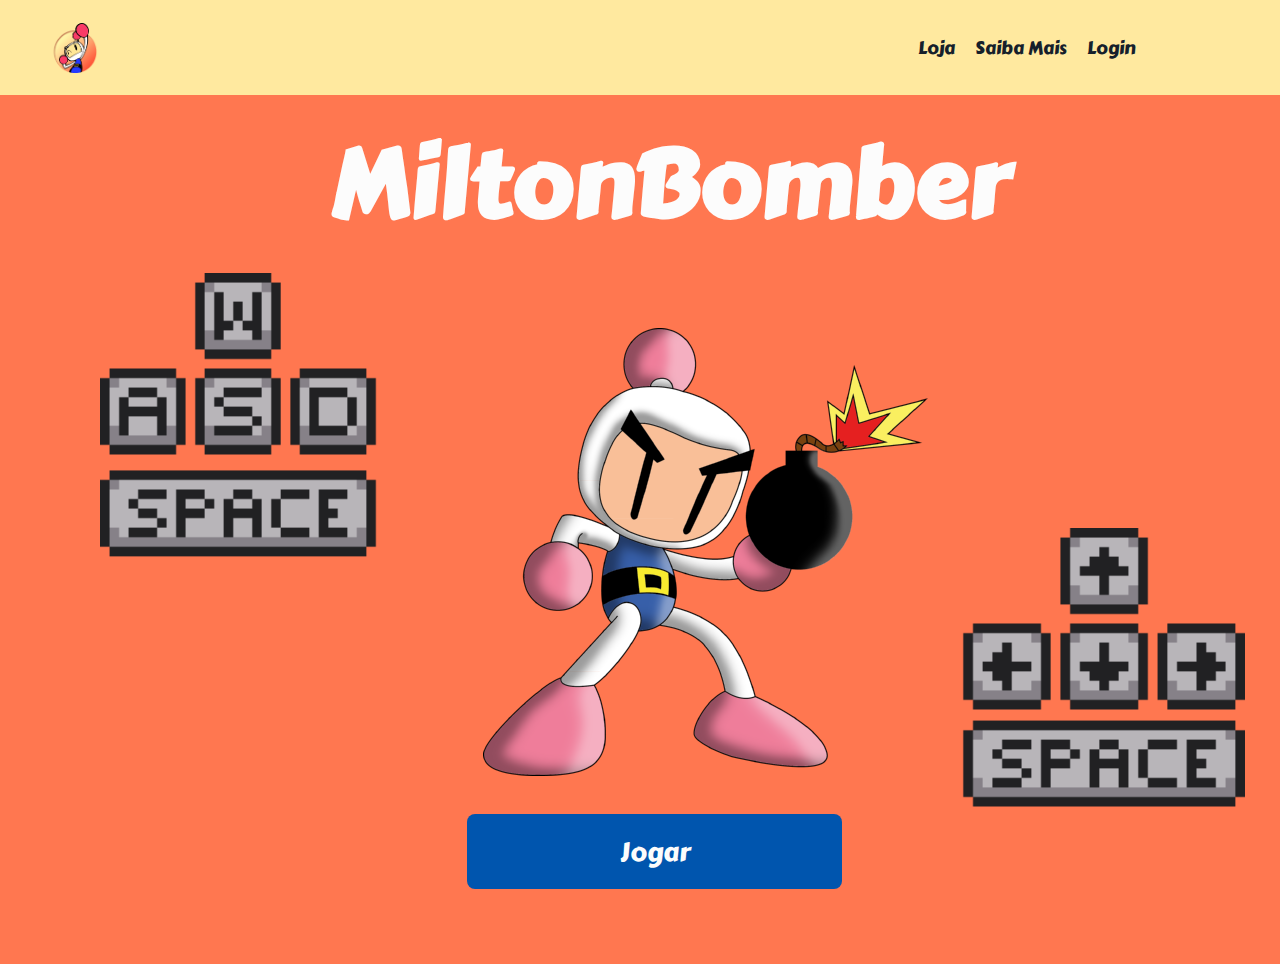
<file: index.html>
<!DOCTYPE html>
<html lang="en">

<head>
    <meta charset="UTF-8">
    <meta http-equiv="X-UA-Compatible" content="IE=edge">
    <meta name="viewport" content="width=device-width, initial-scale=1.0">
    <title>MiltonBomber</title>
    <link rel="stylesheet" href="assets/styles.css">
</head>

<body>


    <header>
        <img src="images/bomberman.png" alt="">

        <div class="links">
            <a href="pages/loja.html">Loja</a>
            <a href="pages/saiba mais/MiltonBomber/index.html">Saiba Mais</a>
            <a href="pages/login/index.html">Login</a>
        </div>
    </header>


    <!-- //class="conteudo__principal" -->
    <main> 
        <div class="page_content">
            <h1 class="game__tittle">MiltonBomber</h1>
    
    
            <img class="game__controls" src="images/controls.png" alt="">
            <img class="game__character" src="images/bombermanPrincipal.png" alt="">
            <img class="game__arrows" src="images/arrows.png" alt="">
    
    
            <div class="btn">
                <a class="game__button" href="pages/joguinho.html">Jogar</a>
            </div>
        </div>
    </main>
</body>

</html>
</file>
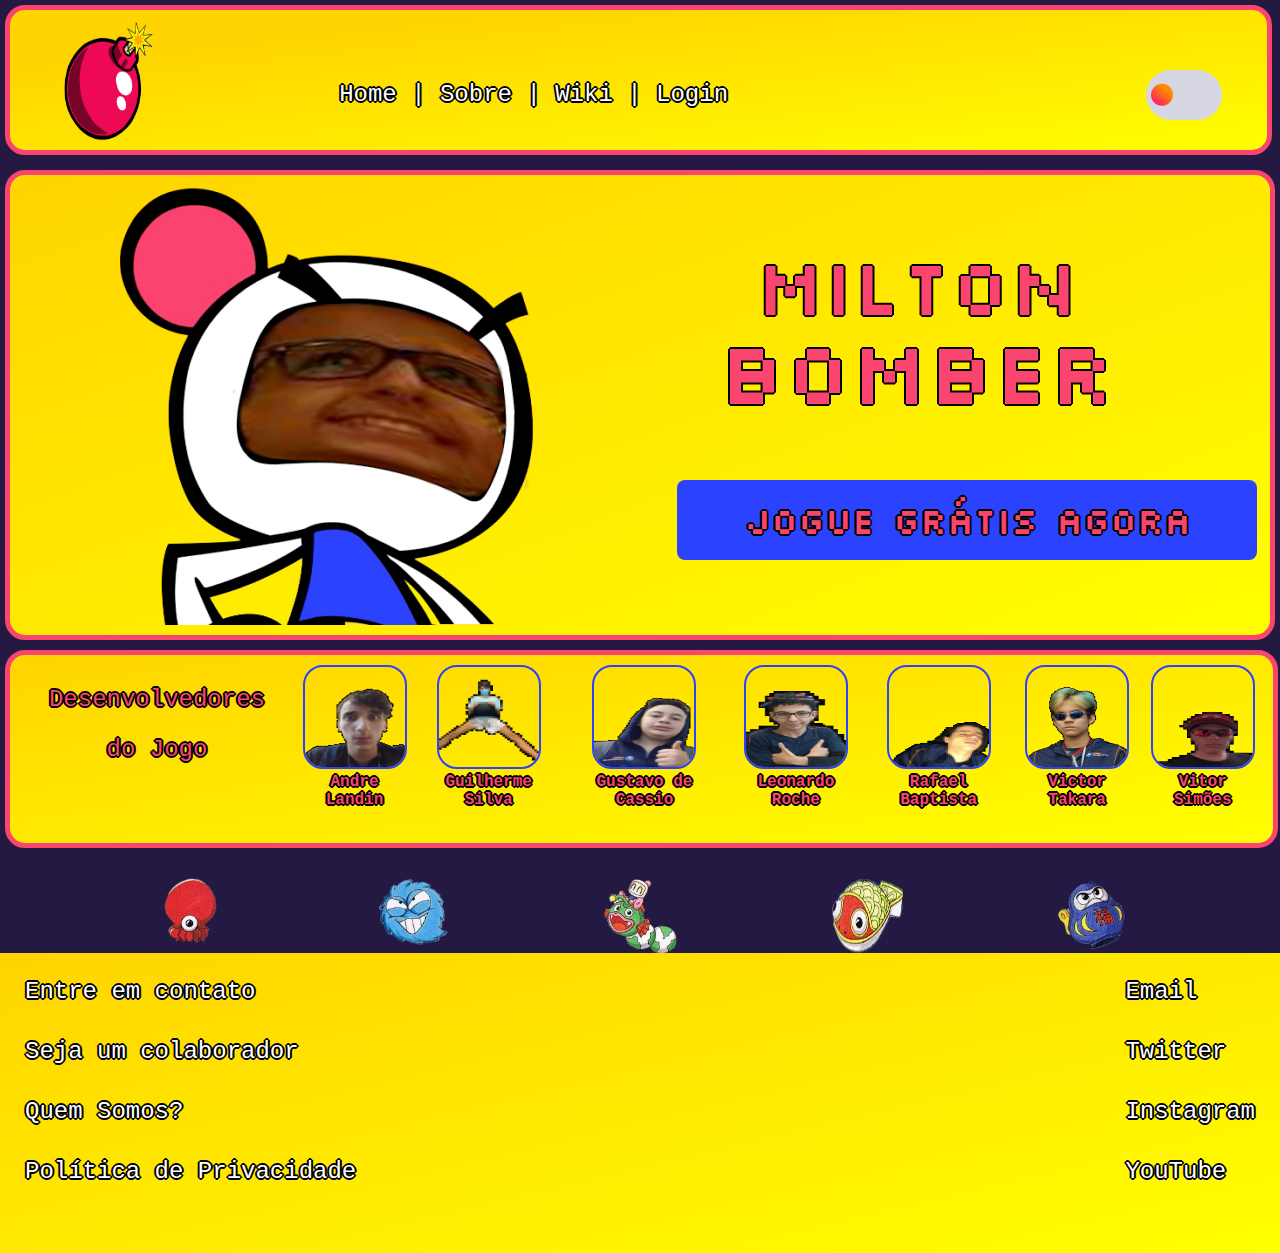
<file: pages/saiba mais/MiltonBomber/index.html>
<!DOCTYPE html>
<html lang="pt-BR">

<head>
    <meta charset="UTF-8">
    <meta http-equiv="X-UA-Compatible" content="IE=edge">
    <meta name="viewport" content="width=device-width, initial-scale=1.0">
    <title> Home | MiltonBomber </title>
    <link rel="stylesheet" href="index.css">
</head>

<body>
    <header>
        <div id="headerbox">
            <div id="logo"><img src="1666133226886.png" width="150" height="150" /></div>
            <div id="menu">
                <a href="index.html">Home</a> |
                <a href="sobre.html">Sobre</a> |
                <a href="wiki.html">Wiki</a> |
                <a href="login.html">Login</a>
            </div>
            <label class="switch">
                <input type="checkbox" />
                <span class="slider"></span>
            </label>
        </div>
    </header>

    <section id="toggleMode" class="sec__01">
        <div id="logosection"></div>
        <img src="logo.png" />
        </div>
        <div id="sectiontxt">
            <p id="milton">MILTON</p>
            <br>
            <p id="bomber">BOMBER</p>
            <br><br>
            <p id="jogue">
                <a id=jogueagora href="https://thunderous-twilight-03b083.netlify.app/">JOGUE GRÁTIS AGORA</a>
            </p>
        </div>
    </section>

    <article id="toggleModeA" class="artigo">
        <div id="integrantestxt">
            <p id="integrantes"> Desenvolvedores do Jogo</p>
        </div>

        <div id="integrantesimg">
            <div id=andrediv>
                <img id="andre" src="andre.png" height=100 width=100><br>
                <a class="ap" href="https://twitter.com/UmTalDeAndre_">
                    <p>Andre Landin</p>
                </a>            </div>

            <div id=selvasdiv>
                <img id="selvas" src="selvas.png" height=100 width=100><br>
                <a class="ap" href="https://www.instagram.com/guilhermemachado06/">
                    <p>Guilherme Silva</p>
                </a>            </div>

            <div id=cassiodiv>
                <img id="cassio" src="cassio.png" height=100 width=100><br>
                <a class="ap" href="https://twitter.com/giuustt">
                    <p>Gustavo de Cassio</p>
                </a>            </div>

            <div id=rochediv>
                <img id="roche" src="roche.png" height=100 width=100><br>
                <a class="ap" href="https://twitter.com/rushinhoo_">
                    <p>Leonardo Roche</p>
                </a>            </div>

            <div id=rafadiv>
                <img id="rafa" src="rafa.png" height=100 width=100><br>
                <a class="ap" href="https://twitter.com/RafaelSobremesa">
                    <p>Rafael Baptista</p>
                </a>            </div>

            <div id=vitindiv>
                <img id="vitin" src="vitin.png" height=100 width=100><br>
                <!-- <span>Victor Takara</span> -->
                <a class="ap" href="https://twitter.com/Sh1mpaMonkey">
                    <p>Victor Takara</p>
                </a>
            </div>

            <div id=vitudiv>
                <img id="vitu" src="vitu.png" height=100 width=100><br>
                <a class="ap" href="https://twitter.com/v1tor_simoes">
                    <p>Vitor Simões</p>
                </a>            </div>
        </div>
    </article>


    <div class="personagens__enfeite">
        <img src="mobs/mob1p.png" alt="">
        <img src="mobs/mob2p.png" alt="">
        <img src="mobs/mob4p.png" alt="">
        <img src="mobs/mob3p.png" alt="">
        <img src="mobs/mob5p.png" alt="">

    </div>

    <footer>
        <div id="footeresquerda">
            <p id="p2"><a href="#">Entre em contato</a></p>
            <p id="p2"><a href="#">Seja um colaborador</a></p>
            <p id="p2"><a href="#">Quem Somos?</a></p>
            <p id="p2"><a href="#">Política de Privacidade</a></p>
        </div>

        <div id="footerdireita">
            <p id="p2"><a href="#">Email</a></p>
            <p id="p2"><a href="#">Twitter</a></p>
            <p id="p2"><a href="#">Instagram</a></p>
            <p id="p2"><a href="#">YouTube</a></p>
        </div>
    </footer>

    <script src="main.js"></script>
</body>

</html>
</file>
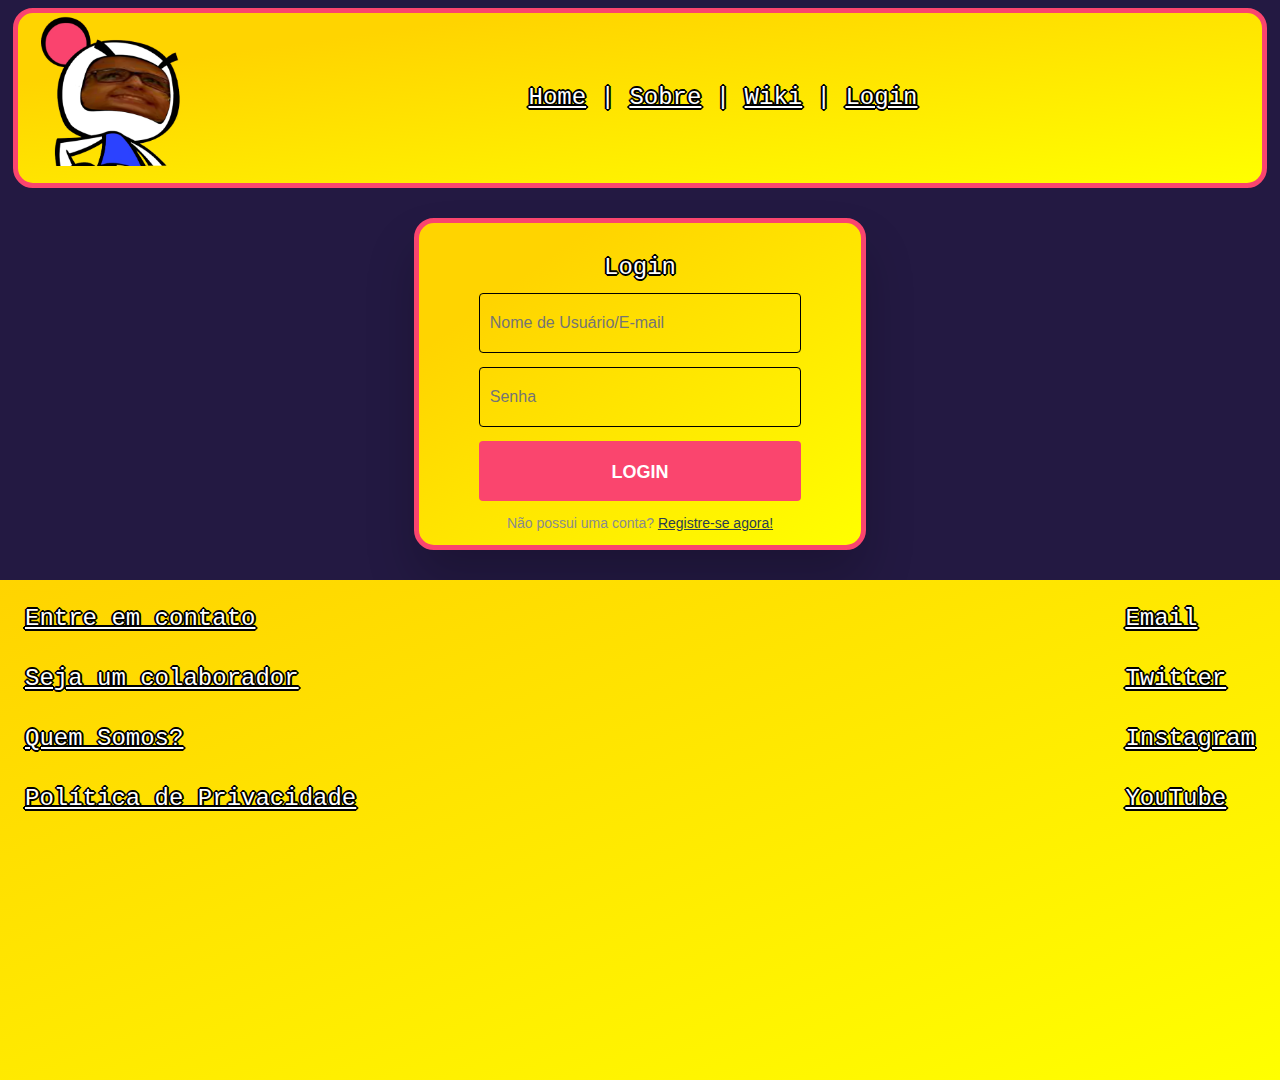
<file: pages/saiba mais/MiltonBomber/login.html>
<!DOCTYPE html>
<html lang="pt-BR">
<head>
    <meta charset="UTF-8">
    <meta http-equiv="X-UA-Compatible" content="IE=edge">
    <meta name="viewport" content="width=device-width, initial-scale=1.0">
    <title> Login | MiltonBomber  </title>
    <link rel="stylesheet" href="login.css">
</head>
    <body>
        <header>
            <div id="headerbox">
                <div id="logo"><img src="logo.png" width="150" height="150" /></div>
                <div id="menu">
                    <a href="index.html">Home</a> |
                    <a href="sobre.html">Sobre</a> |
                    <a href="wiki.html">Wiki</a> |
                    <a href="login.html">Login</a>
                </div>
            </div>
        </header>

        <div id="login-form-wrap">
            <h2>Login</h2>
            <form id="login-form" action="index.html">
              <p>
              <input type="text" id="username" name="username" placeholder="Nome de Usuário/E-mail" required><i class="validation"><span></span><span></span></i>
              </p>
              <p>
              <input type="password" id="password" name="password" placeholder="Senha" required><i class="validation"><span></span><span></span></i>
              </p>
              <p>
                <input type="submit" id="login" value="Login">
              </p>
            </form>
            <div id="create-account-wrap">
              <p>Não possui uma conta? <a id="registrar" href="#">Registre-se agora!</a><p>
            </div>
          </div>

        <footer>
            <div id="footeresquerda">
                <p id="p3"><a href="#">Entre em contato</a></p>
                <p id="p3"><a href="#">Seja um colaborador</a></p>
                <p id="p3"><a href="#">Quem Somos?</a></p>
                <p id="p3"><a href="#">Política de Privacidade</a></p>
            </div>

            <div id="footerdireita">
                <p id="p3"><a href="#">Email</a></p>
                <p id="p3"><a href="#">Twitter</a></p>
                <p id="p3"><a href="#">Instagram</a></p>
                <p id="p3"><a href="#">YouTube</a></p>
            </div>
        </footer>
    </body>
</html>
</file>
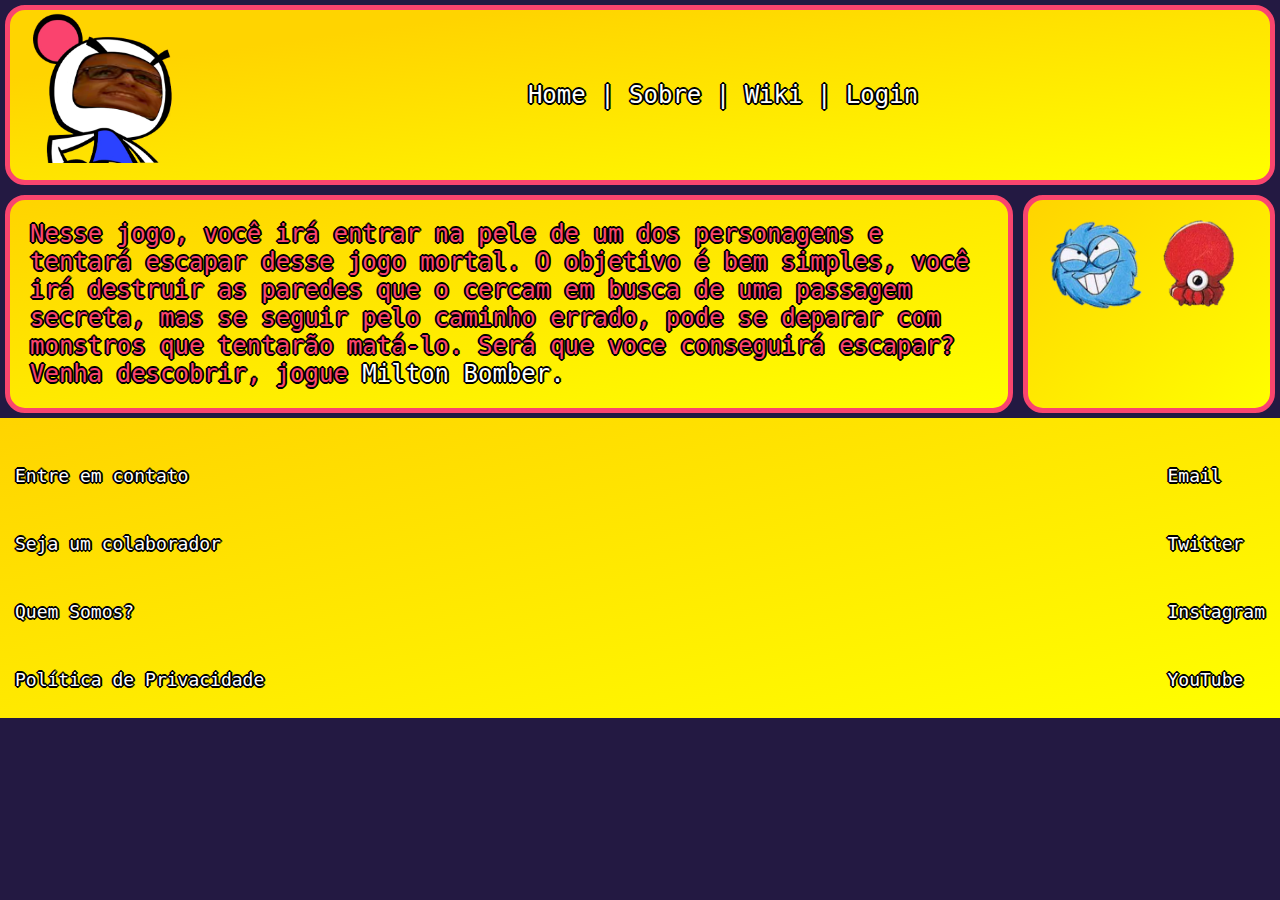
<file: pages/saiba mais/MiltonBomber/sobre.html>
<!DOCTYPE html>
<html lang="pt-BR">
<head>
    <meta charset="UTF-8">
    <meta http-equiv="X-UA-Compatible" content="IE=edge">
    <meta name="viewport" content="width=device-width, initial-scale=1.0">
    <title> Sobre | MiltonBomber </title>
    <link rel="stylesheet" href="sobre.css">
</head>

<body>
    <header>
        <div id="headerbox">
            <div id="logo"><img src="logo.png" width="150" height="150" /></div><!--logo-->
            <div id="menu">
                <a href="index.html">Home</a> |
                <a href="sobre.html">Sobre</a> |
                <a href="wiki.html">Wiki</a> |
                <a href="login.html">Login</a>
            </div>
        </div>
    </header>
    
    <div id="primeiralinha">
        <section>
            <div id="sectiontxt">
                <p id="p2"> Nesse jogo, você irá entrar na pele de um dos personagens e tentará escapar desse jogo mortal. O objetivo é bem simples, você irá destruir as paredes que o cercam em busca de uma passagem secreta, mas se seguir pelo caminho errado, pode se deparar com monstros que tentarão matá-lo. Será que voce conseguirá escapar? Venha descobrir, jogue <a href="https://thunderous-twilight-03b083.netlify.app/"> Milton Bomber. </a>
                </p>
            </div>
        </section>

        <aside>
            <div id="imagenslado">
                <p id="p2"><img src="mobs/mob2p.png" height=100px width=100px><img src="mobs/mob1p.png" height=100px width=100px></p>
            </div>
        </aside>
    </div>

    <footer>
        <div id="footeresquerda">
            <p id="p3"><a href="#">Entre em contato</a></p>
            <p id="p3"><a href="#">Seja um colaborador</a></p>
            <p id="p3"><a href="#">Quem Somos?</a></p>
            <p id="p3"><a href="#">Política de Privacidade</a></p>
        </div>

        <div id="footerdireita">
            <p id="p3"><a href="#">Email</a></p>
            <p id="p3"><a href="#">Twitter</a></p>
            <p id="p3"><a href="#">Instagram</a></p>
            <p id="p3"><a href="#">YouTube</a></p>
        </div>
    </footer>
</body>
</html>
</file>
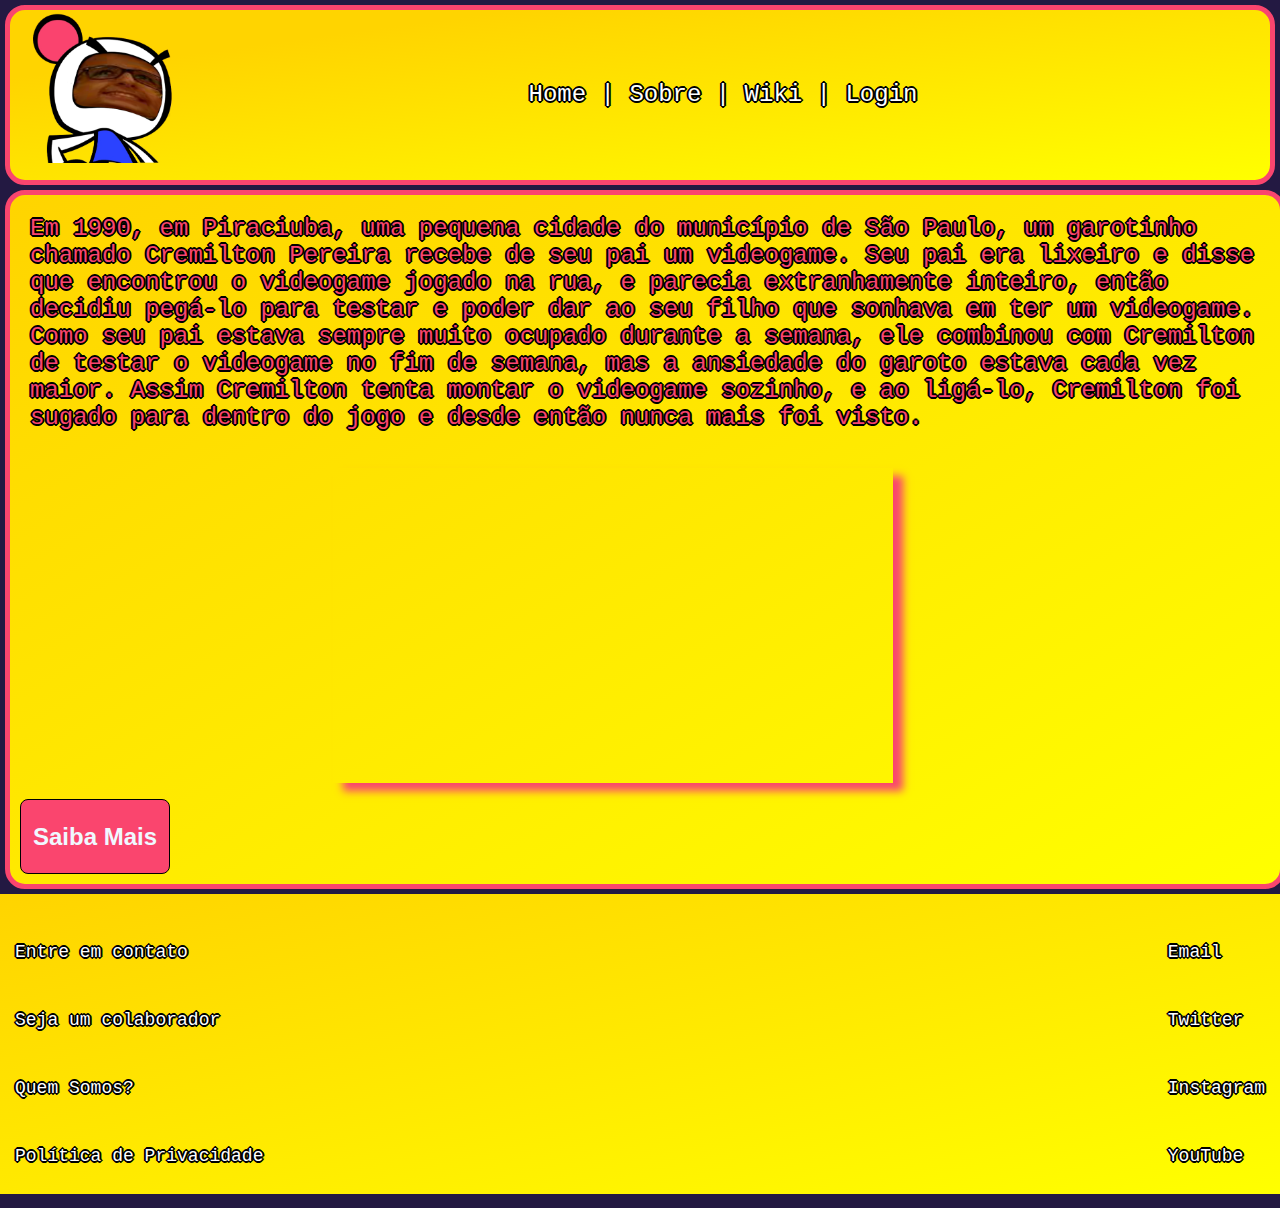
<file: pages/saiba mais/MiltonBomber/wiki.html>
<!DOCTYPE html>
<html lang="pt-BR">

<head>
    <meta charset="UTF-8">
    <meta http-equiv="X-UA-Compatible" content="IE=edge">
    <meta name="viewport" content="width=device-width, initial-scale=1.0">
    <title> Wiki | MiltonBomber </title>
    <link rel="stylesheet" href="wiki.css">
</head>

<body>
    <header>
        <div id="headerbox">
            <div id="logo"><img src="logo.png" width="150" height="150" /></div>
            <!--logo-->
            <div id="menu">
                <a href="index.html">Home</a> |
                <a href="sobre.html">Sobre</a> |
                <a href="wiki.html">Wiki</a> |
                <a href="login.html">Login</a>
            </div>
        </div>
    </header>

    <section>
        <div id="sectiontxt">
            <!-- <p id="p2"> Em 1990, em Piraciuba, uma pequena cidade do município de São Paulo, um garotinho chamado Cremilton Pereira recebe de seu pai um videogame. Seu pai era lixeiro e disse que encontrou o videogame jogado na rua, e parecia extranhamente inteiro, então decidiu pegá-lo para testar e poder dar ao seu filho que sonhava em ter um videogame. Como seu pai estava sempre muito ocupado durante a semana, ele combinou com Cremilton de testar o videogame no fim de semana, mas a ansiedade do garoto estava cada vez maior. Assim Cremilton tenta montar o videogame sozinho, e ao ligá-lo, Cremilton foi sugado para dentro do jogo e desde então nunca mais foi visto.
                <br><br>
                Trinta e dois anos depois, em 2022, sete estudantes da Escola Professora Jararema ficam de detenção: Victor Takara, pego fazendo as lições de casa para seu amigo Leonardo Roche; Guilherme Silva, que fez uma chamada de vídeo durante uma prova; André Landin, que se recusou a participar da aula de Educação Física; Vitor Simões, que foi pego tentando sair da escola mais cedo; Gustavo de Cássio, que bateu boca com um de seus professores e Rafael Baptista, que ao ter sua bolsa revistada por um dos inspetores, foi descoberto que andava com duas facas. Eles são enviados para o porão da escola para preparar revistas para reciclagem como punição. Leonardo Roche encontra o console de videogame que Cremilton jogou no passado. Leonardo Roche convence Guilherme Silva a ajudá-lo a montar o videogame. O jogo tinha sete personagens jogáveis. Depois que todos escolhem seus personagens, Victor Takra pressiona "Start" e todos eles são sugados para dentro do jogo.
                <br><br>
                Cada um se encontra em um labirinto diferente, nas formas de seus avatares de jogo. Rafael Baptista repara que está com uma tatuagem no pulso com 3 barras e deduz que, se eles perderem todas, eles realmente morrerão.
                <br><br>
                Eles aprendem a história do jogo com uma voz que explica tudo, o corrupto arqueólogo Marcos Basílio roubou o Olho do Jaguar (uma joia mágica) de um santuário amaldiçoado, e depois de anos praticando, chegou ao ponto máximo dos poderes da jóia, Marcos Basílio descobriu que poderia criar uma realidade alternativa. Então, no ápice de sua insanidade provida pela maldição que a jóia carrega, ele cria um jogo mortal que aprisiona aqueles que jogarem.
                <br><br>
                Contudo, existe um jeito de escapar do jogo: Cada um dos jogadores receberam a habilidade de invocar bombas, que eles usarão para destruir as paredes que os cercam para encontrar a saída.                    
            </p> -->


            <p id="p2">Em 1990, em Piraciuba, uma pequena cidade do município de São Paulo, um garotinho chamado
                Cremilton Pereira recebe de seu pai um videogame. Seu pai era lixeiro e disse que encontrou o videogame
                jogado na rua, e parecia extranhamente inteiro, então decidiu pegá-lo para testar e poder dar ao seu
                filho que sonhava em ter um videogame. Como seu pai estava sempre muito ocupado durante a semana, ele
                combinou com Cremilton de testar o videogame no fim de semana, mas a ansiedade do garoto estava cada vez
                maior. Assim Cremilton tenta montar o videogame sozinho, e ao ligá-lo, Cremilton foi sugado para dentro
                do jogo e desde então nunca mais foi visto.
                <br><br><span id="dots">

                    <div id="trailer">
                        <iframe width="560" height="315" src="https://www.youtube.com/embed/K41n-yIwKR4"
                            title="YouTube video player" frameborder="0"
                            allow="accelerometer; autoplay; clipboard-write; encrypted-media; gyroscope; picture-in-picture"
                            allowfullscreen></iframe>
                    </div>


                </span><span id="more">

                    Trinta e dois anos depois, em 2022, sete estudantes da Escola Professora Jararema ficam de detenção:
                    Victor Takara, pego fazendo as lições de casa para seu amigo Leonardo Roche; Guilherme Silva, que
                    fez uma chamada de vídeo durante uma prova; André Landin, que se recusou a participar da aula de
                    Educação Física; Vitor Simões, que foi pego tentando sair da escola mais cedo; Gustavo de Cássio,
                    que bateu boca com um de seus professores e Rafael Baptista, que ao ter sua bolsa revistada por um
                    dos inspetores, foi descoberto que andava com duas facas. Eles são enviados para o porão da escola
                    para preparar revistas para reciclagem como punição. Leonardo Roche encontra o console de videogame
                    que Cremilton jogou no passado. Leonardo Roche convence Guilherme Silva a ajudá-lo a montar o
                    videogame. O jogo tinha sete personagens jogáveis. Depois que todos escolhem seus personagens,
                    Victor Takra pressiona "Start" e todos eles são sugados para dentro do jogo.

                    <br><br>
                    Cada um se encontra em um labirinto diferente, nas formas de seus avatares de jogo. Rafael Baptista
                    repara que está com uma tatuagem no pulso com 3 barras e deduz que, se eles perderem todas, eles
                    realmente morrerão.
                    <br><br>
                    Eles aprendem a história do jogo com uma voz que explica tudo, o corrupto arqueólogo Marcos Basílio
                    roubou o Olho do Jaguar (uma joia mágica) de um santuário amaldiçoado, e depois de anos praticando,
                    chegou ao ponto máximo dos poderes da jóia, Marcos Basílio descobriu que poderia criar uma realidade
                    alternativa. Então, no ápice de sua insanidade provida pela maldição que a jóia carrega, ele cria um
                    jogo mortal que aprisiona aqueles que jogarem.
                    <br><br>
                    Contudo, existe um jeito de escapar do jogo: Cada um dos jogadores receberam a habilidade de invocar
                    bombas, que eles usarão para destruir as paredes que os cercam para encontrar a saída. </span>
            </p>

            <button onclick="myFunction()" id="myBtn">Saiba Mais</button>

        </div>
    </section>

    <footer>
        <div id="footeresquerda">
            <p id="p3"><a href="#">Entre em contato</a></p>
            <p id="p3"><a href="#">Seja um colaborador</a></p>
            <p id="p3"><a href="#">Quem Somos?</a></p>
            <p id="p3"><a href="#">Política de Privacidade</a></p>
        </div>

        <div id="footerdireita">
            <p id="p3"><a href="#">Email</a></p>
            <p id="p3"><a href="#">Twitter</a></p>
            <p id="p3"><a href="#">Instagram</a></p>
            <p id="p3"><a href="#">YouTube</a></p>
        </div>
    </footer>

    <script src="wiki.js"></script>
</body>

</html>
</file>
<file: assets/styles.css>
@import url('https://fonts.googleapis.com/css2?family=Carter+One&family=Righteous&family=Roboto+Serif:opsz,wght@8..144,700&display=swap');

* {
    margin: 0;
    padding: 0;
    font-family: 'Carter One', cursive;
}

body {
    background-color: #ff7750;
}

header {
    width: 100%;
    height: 95px;
    display: flex;
    padding: 0 48px;

    justify-content: flex-start;
    align-items: center;
    background-color: #ffe99f;
}

.links{
    display: flex;
    margin-left: 820px;
    gap: 20px;
}

.links a{
    color: #15202b;
    text-decoration: none;
    font-size: 18px;

}

header img {
    width: 50px;
    height: 50px;
}

.page_content{
    margin-left: -115px;
}

.conteudo__principal {
    display: flex;
    flex-wrap: wrap;
    flex-direction: row;
    justify-content: center;
    gap: 10px 30px;
    align-items: center;
    align-content: center;
}

.game__tittle {
    align-self: center;
    margin-left: 445px;
    margin-top: 15px;
    color: #fcfcfc;
    font-size: 96px;
}

.game__controls {
    margin-top: 15px;
    margin-left: 215px;
    width: 298px;
    height: 296px;
}

.game__character {
    display: block;
    margin-top: -280px;
    margin-left: 565px;
}

.game__arrows {
    display: block;
    margin-top: -280px;
    margin-left: 1062px;
    width: 298px;
    height: 296px;
}



.game__button {
    display: flex;
    width: 375px;
    height: 75px;
    border-radius: 8px;
    text-align: center;
    justify-content: center;
    align-items: center;
    color: #fcfcfc;
    font-size: 26px;
    text-decoration: none;
    text-align: center;
    margin-top: -10px;
    margin-left: 582px;
    background-color: #0055ae;
}

.game__button:hover {
    box-shadow: 10px 5px 5px black;
    background-color: #20e565;

}

/* .conteudo__principal img{
    width: 450px;
    height: 450px;
} */

.conteudo__principal h1 {
    font-size: 70px;
    color: #fcfcfc;
}



.btn {
    width: 350px;
    height: 150px;
    background-color: transparent;


}

/* .btn a {
    color: #fcfcfc;
    font-size: 26px;
    text-decoration: none;
} */
</file>
<file: pages/saiba mais/MiltonBomber/index.css>
@import url('https://fonts.googleapis.com/css2?family=Silkscreen:wght@400;700&display=swap');


body {
    background-color: #231942;
    margin: 0;
    padding: 0;
    overflow-x: hidden;
}

body.dark {
    background-color: #fff;
}


.switch {
    position: relative;
    width: 3.5rem;
    height: 2rem;
    margin-right: 65px;
}

.switch input {
    opacity: 0;
    width: 0;
    height: 0;
}

.slider {
    position: absolute;
    cursor: pointer;
    top: 0;
    left: 0;
    right: 0;
    bottom: 0;
    background-color: rgb(215, 215, 228);
    transition: 0.4s;
    border-radius: 30px;
    margin: 60px 52px 0 0;
    padding: 0px 38px;
}

.slider:before {
    position: absolute;
    content: "";
    height: 1.4rem;
    width: 1.4rem;
    border-radius: 20px;
    left: 0.3rem;
    top: 50%;
    transform: translateY(-50%);
    background: linear-gradient(40deg, #ff0080, #ff8c00 70%);
    transition: 0.4s;
}

input:checked+.slider {
    background-color: #37393f;
}

input:checked+.slider:before {
    left: calc(100% - 1.7rem);
    background: #37393f;
    box-shadow: inset -3px -2px 5px -2px #8983f7, inset -10px -4px 0 0 #a3dafb;
}

#headerbox {
    justify-content: space-between;
    width: 99%;
    height: 150px;
    display: flex;
    box-sizing: border-box;
    margin: 5px;
    border: 5px;
    border-color: #FA456E;
    border-style: solid;
    border-radius: 20px;
    background-image: linear-gradient(to bottom right, #ffd400 20%, yellow);
    text-align: center;
}

#headerbox.dark{
    background-image: linear-gradient(to bottom right, #94e0e0 20%, cyan);
}

#toggleMode.dark{
    background-image: linear-gradient(to bottom right, #94e0e0 20%, cyan);
}

#toggleModeA.dark{
    background-image: linear-gradient(to bottom right, #94e0e0 20%, cyan);
}

#vitu.dark{
    background-color: #066363;
}

#vitin.dark{
    background-color: #066363;
}

#selvas.dark{
    background-color: #066363;
}

#cassio.dark{
    background-color: #066363;
}

#roche.dark{
    background-color: #066363;
}

#andre.dark{
    background-color: #066363;
}

#rafa.dark{
    background-color: #066363;
}

footer.dark{
    background-image: linear-gradient(to bottom right, #94e0e0 20%, cyan);
}


#logo {
    border-color: transparent;
    border-style: solid;
    border-radius: 20px;
    display: block;
    line-height: 150px;
    float: left;
    height: 130px;
    padding-left: 20px;
}

#logo img {
    display: block;
    margin: -7px 0 0 0;
}

#menu {
    gap: 15px;
    color: white;
    font-family: monospace;
    font-size: 24px;
    vertical-align: middle;
    line-height: 150px;
    text-shadow: 2px 0 black, -2px 0 black, 0 2px black, 0 -2px black,
        1px 1px black, -1px -1px black, 1px -1px black, -1px 1px black;
    margin: 10px;
    margin-right: 275px;

}

section {
    padding: 10px;
    margin: 5px;
    box-sizing: border-box;
    border: 5px;
    border-color: #FA456E;
    border-style: solid;
    border-radius: 20px;
    background-image: linear-gradient(to bottom right, #ffd400, yellow);
    display: flex;
}

article {
    box-sizing: border-box;
    margin: 5px;
    padding: 10px;
    width: 99.483%;
    text-align: center;
    border: 5px;
    border-color: #FA456E;
    border-style: solid;
    border-radius: 20px;
    background-image: linear-gradient(to bottom right, #ffd400, yellow);
    display: inline-flex;
}

footer {
    border-top-color: #FA456E;
    border-top-width: thick;
    border-top-style: solid;
}

#logosection {
    width: fit-content;
    height: fit-content;
    padding-left: 100px;
    box-sizing: border-box;
    vertical-align: center;
    line-height: 200px;
    display: inline-block;
}

#sectiontxt {
    margin-top: 50px;
    display: inline-box;
    vertical-align: middle;
    text-align: center;
    width: 100%;
    line-height: 80px;
}

#milton {
    font-size: 78px;
    vertical-align: middle;
    text-align: center;
    font-family: Silkscreen, sans-serif;
}

#bomber {
    margin-top: -55px;
    font-size: 88px;
    vertical-align: middle;
    text-align: center;
    font-family: Silkscreen, sans-serif;
}

#jogue {
    font-size: 36px;
    vertical-align: middle;
    text-align: center;
}

p {
    height: 50px;
    width: auto;
    color: #FA456E;
    font-family: monospace;
    font-size: 24px;
    vertical-align: middle;
    text-shadow: 2px 0 black, -2px 0 black, 0 2px black, 0 -2px black,
        1px 1px black, -1px -1px black, 1px -1px black, -1px 1px black;
    margin: 10px;
    text-align: center;
    vertical-align: middle;
}

#textosection {
    padding: 0%;
    height: 50px;
    color: #FA456E;
    font-family: monospace;
    font-size: 36px;
    justify-content: center;
    text-shadow: 2px 0 black, -2px 0 black, 0 2px black, 0 -2px black,
        1px 1px black, -1px -1px black, 1px -1px black, -1px 1px black;
}

span {
    height: 50px;
    width: auto;
    color: #FA456E;
    font-family: monospace;
    font-size: 16px;
    vertical-align: middle;
    text-shadow: 2px 0 black, -2px 0 black, 0 2px black, 0 -2px black,
        1px 1px black, -1px -1px black, 1px -1px black, -1px 1px black;
    margin: 10px;
}

#integrantestxt {
    box-sizing: border-box;
    text-align: center;
    display: inline-block;
    width: fit-content;
    height: fit-content;
}

#integrantesimg {
    width: 100%;
    box-sizing: border-box;
    display: inline-flex;
    justify-content: space-between;
}

#integrantes {
    height: 50px;
    width: auto;
    color: #FA456E;
    font-family: monospace;
    font-size: 24px;
    vertical-align: middle;
    text-shadow: 2px 0 black, -2px 0 black, 0 2px black, 0 -2px black,
        1px 1px black, -1px -1px black, 1px -1px black, -1px 1px black;
    margin: 10px;
    text-align: center;
    vertical-align: middle;
    line-height: 50px;
}

#p2 {
    height: 50px;
    color: #FA456E;
    font-family: monospace;
    font-size: 24px;
    text-align: left;
    vertical-align: left;
    text-shadow: 2px 0 black, -2px 0 black, 0 2px black, 0 -2px black,
        1px 1px black, -1px -1px black, 1px -1px black, -1px 1px black;
    margin: 10px;
}

a:active {
    color: white;
    text-decoration: none;
}

a:visited {
    color: white;
    text-decoration: none;
}

a:link {
    color: white;
    text-decoration: none;
}

a:hover {
    color: white;
    text-decoration: none;
}

#jogueagora {
    width: 580px;
    margin-left: 100px;
    border-radius: 8px;
    font-family: Silkscreen, sans-serif;
    background-color: #2B42FF;
    display: block;
    margin-top: -80px;
}



#jogueagora:active {
    color: #FA456E;
}

#jogueagora:visited {
    color: #FA456E;
}

#jogueagora:link {
    color: #FA456E;
}

#jogueagora:hover {
    background-color: #392575;
    color: #2B42FF;
    box-shadow: rgba(0, 0, 0, 0.25) 0px 54px 55px, rgba(0, 0, 0, 0.12) 0px -12px 30px, rgba(0, 0, 0, 0.12) 0px 4px 6px, rgba(0, 0, 0, 0.17) 0px 12px 13px, rgba(0, 0, 0, 0.09) 0px -3px 5px;
}

#jogueagora:hover:link {
    color: #525885;
}

.sec__01{
    margin: 15px 5px;
}

.artigo{
    margin-top: -5px;
    margin-bottom: 105px;
}

footer {
    box-sizing: border-box;
    margin: 0%;
    padding: 15px;
    border: 0px;
    width: 100%;
    height: 300px;
    background-image: linear-gradient(to bottom right, #ffd400, yellow);
}

#footeresquerda {
    float: left;
    display: block;
}

#footerdireita {
    float: right;
    display: block;
}

#andre {
    border: 2px;
    border-radius: 20px;
    border-style: solid;
    border-color: #2B42FF;
    display: inline-flex;
}

#vitu {
    border: 2px;
    border-radius: 20px;
    border-style: solid;
    border-color: #2B42FF;
    display: inline-flex;
}

#cassio {
    border: 2px;
    border-radius: 20px;
    border-style: solid;
    border-color: #2B42FF;
    display: inline-flex;
}

#vitin {
    border: 2px;
    border-radius: 20px;
    border-style: solid;
    border-color: #2B42FF;
    display: inline-flex;
}

#rafa {
    border: 2px;
    border-radius: 20px;
    border-style: solid;
    border-color: #2B42FF;
    display: inline-flex;
}

#selvas {
    border: 2px;
    border-radius: 20px;
    border-style: solid;
    border-color: #2B42FF;
    display: inline-flex;
}

#roche {
    border: 2px;
    border-radius: 20px;
    border-style: solid;
    border-color: #2B42FF;
    display: inline-flex;
}

.ap p{
    text-decoration: none;
    color: #FA456E;
    font-size: 16px;
    margin-top: 0;
    font-weight: bold;
}

.personagens__enfeite{
    display: flex;
    align-items: center;
    justify-content: center;
    gap: 150px;
    margin-top: -75px;
}

.personagens__enfeite img{
    width: 75px;
    height: 75px;
}
</file>
<file: pages/saiba mais/MiltonBomber/login.css>
body {
    background-color: #231942;
    font-size: 1.6rem;
    font-family: "Open Sans", sans-serif;
    color: #2b3e51;
    overflow-x: hidden;
    overflow-y: hidden;
}

#registrar {
    color: #2b3e51;
}
  
h2 {
    color:white;
    font-family: monospace;
    font-size: 24px;
    vertical-align: middle;
    line-height: 10px;
    text-shadow: 2px 0 black, -2px 0 black, 0 2px black, 0 -2px black,
    1px 1px black, -1px -1px black, 1px -1px black, -1px 1px black;
    font-weight: 300;
    text-align: center;
}
  
p {
    position: relative;
}
  
a,
a:link,
a:visited,
a:active {
    color: white;
    -webkit-transition: all 0.2s ease;
    transition: all 0.2s ease;
}

a:focus, a:hover,
a:link:focus,
a:link:hover,
a:visited:focus,
a:visited:hover,
a:active:focus,
a:active:hover {
    color: white;
    -webkit-transition: all 0.2s ease;
    transition: all 0.2s ease;
}
  
#login-form-wrap {
    background-image: linear-gradient(to bottom right, #ffd400 20%, yellow);
    border: 5px;
    border-color: #FA456E;
    border-style: solid;
    border-radius: 20px;
    width: 35%;
    margin: 30px auto;
    text-align: center;
    padding: 20px 0 0 0;
    box-shadow: 0px 30px 50px 0px rgba(0, 0, 0, 0.2);
    color: #8a8b8e;
    font-size: 14px;
}
  
#login-form {
    padding: 0 60px;
}
  
input {
    display: block;
    box-sizing: border-box;
    width: 100%;
    outline: none;
    height: 60px;
    line-height: 60px;
    border-radius: 4px;
}
  
input[type="text"],
input[type="password"] {
    width: 100%;
    padding: 0 0 0 10px;
    margin: 0;
    color: #000000;
    border: 1px solid #000000;
    font-style: normal;
    font-size: 16px;
    -webkit-appearance: none;
    -moz-appearance: none;
    appearance: none;
    position: relative;
    display: inline-block;
    background: none;
}

input[type="text"]:focus,
input[type="password"]:focus {
    border-color: #3ca9e2;
}

input[type="text"]:focus:invalid,
input[type="password"]:focus:invalid {
    color: #cc1e2b;
    border-color: #cc1e2b;
}

input[type="text"]:valid ~ .validation,
input[type="password"]:valid ~ .validation {
    display: block;
    border-color: #0C0;
}

input[type="text"]:valid ~ .validation span,
input[type="password"]:valid ~ .validation span {
    background: #0C0;
    position: absolute;
    border-radius: 6px;
}

input[type="text"]:valid ~ .validation span:first-child,
input[type="password"]:valid ~ .validation span:first-child {
    top: 30px;
    left: 14px;
    width: 20px;
    height: 3px;
    -webkit-transform: rotate(-45deg);
    transform: rotate(-45deg);
}

input[type="text"]:valid ~ .validation span:last-child,
input[type="password"]:valid ~ .validation span:last-child {
    top: 35px;
    left: 8px;
    width: 11px;
    height: 3px;
    -webkit-transform: rotate(45deg);
    transform: rotate(45deg);
}
  
.validation {
    display: none;
    position: absolute;
    content: " ";
    height: 60px;
    width: 30px;
    right: 15px;
    top: 0px;
}
  
input[type="submit"] {
    border: none;
    display: block;
    background-color: #FA456E;
    color: #fff;
    font-weight: bold;
    text-transform: uppercase;
    cursor: pointer;
    -webkit-transition: all 0.2s ease;
    transition: all 0.2s ease;
    font-size: 18px;
    position: relative;
    display: inline-block;
    cursor: pointer;
    text-align: center;
}
input[type="submit"]:hover {
    background-color: #f98fa8;
    -webkit-transition: all 0.2s ease;
    transition: all 0.2s ease;
}
 
#headerbox {
    box-sizing: border-box;
    margin: 5px;
    border: 5px;
    border-color: #FA456E;
    border-style: solid;
    border-radius: 20px;
    background-image: linear-gradient(to bottom right, #ffd400 20%, yellow);
    text-align: center;
}

#logo {
    border-color: transparent;
    border-style: solid;
    border-radius: 20px;
    display: block;
    line-height: 150px;
    float: left;
    height: 130px;
    padding-left: 20px;
}

#menu {
    color:white;
    font-family: monospace;
    font-size: 24px;
    vertical-align: middle;
    line-height: 150px;
    text-shadow: 2px 0 black, -2px 0 black, 0 2px black, 0 -2px black,
    1px 1px black, -1px -1px black, 1px -1px black, -1px 1px black;
    margin: 10px;
}

footer {
    box-sizing: border-box;
    position: absolute;
    margin: 0;
    padding: 15px;
    border: 0px;
    width: 100%;
    height: 500px;
    background-image: linear-gradient(to bottom right, #ffd400, yellow);
    box-shadow: 0 50vh 0 50vh #231942;
    left: 0;
}

#footeresquerda {
    float: left;
    display: block;
}

#footerdireita {
    float: right;
    display: block;
}

#p2 {
    height: 50px;
    color:white;
    font-family: monospace;
    font-size: 24px;
    text-align: left;
    vertical-align: left;
    text-shadow: 2px 0 black, -2px 0 black, 0 2px black, 0 -2px black,
    1px 1px black, -1px -1px black, 1px -1px black, -1px 1px black;
    margin: 10px;
}

#p3 {
    height: 50px;
    color:white;
    font-family: monospace;
    font-size: 24px;
    text-align: left;
    vertical-align: left;
    text-shadow: 2px 0 black, -2px 0 black, 0 2px black, 0 -2px black,
    1px 1px black, -1px -1px black, 1px -1px black, -1px 1px black;
    margin: 10px;
}
</file>
<file: pages/saiba mais/MiltonBomber/sobre.css>
body {
    background-color: #231942;
    margin: 0;
    padding: 0;
}

#headerbox {
    box-sizing: border-box;
    margin: 5px;
    border: 5px;
    border-color: #FA456E;
    border-style: solid;
    border-radius: 20px;
    background-image: linear-gradient(to bottom right, #ffd400 20%, yellow);
    text-align: center;
}

#logo {
    border-color: transparent;
    border-style: solid;
    border-radius: 20px;
    display: block;
    line-height: 150px;
    float: left;
    height: 130px;
    padding-left: 20px;
}

#menu {
    color:white;
    font-family: monospace;
    font-size: 24px;
    vertical-align: middle;
    line-height: 150px;
    text-shadow: 2px 0 black, -2px 0 black, 0 2px black, 0 -2px black,
    1px 1px black, -1px -1px black, 1px -1px black, -1px 1px black;
    margin: 10px;
}

#primeiralinha {
    display: flex;
}

section {
    width: 80%;
    padding: 10px;
    margin: 5px;
    box-sizing: border-box;
    border: 5px;
    border-color: #FA456E;
    border-style: solid;
    border-radius: 20px;
    background-image: linear-gradient(to bottom right, #ffd400, yellow);

}
aside {
    text-align: center;
    box-sizing: border-box;
    padding: 10px;
    margin: 5px;
    width: 20%;
    height: auto;
    padding-bottom: 0px;
    border: 5px;
    border-color: #FA456E;
    border-style: solid;
    border-radius: 20px;
    background-image: linear-gradient(to bottom right, #ffd400, yellow);
}

footer {
    border-top-color: #FA456E;
    border-top-width: thick;
    border-top-style: solid;
    box-sizing: border-box;
    margin: 0%;
    padding: 15px;
    border: 0px;
    width: 100%;
    height: 300px;
    background-image: linear-gradient(to bottom right, #ffd400, yellow);
}

a:active {
    color: white;
    text-decoration: none;
}

a:visited {
    color: white;
    text-decoration: none;
}

a:link {
    color: white;
    text-decoration: none;
}

a:hover {
    color: white;
    text-decoration: none;
}

#p3 {
    color:white;
    font-family: monospace;
    font-size: 18px;
    vertical-align: middle;
    line-height: 50px;
    text-shadow: 2px 0 black, -2px 0 black, 0 2px black, 0 -2px black,
    1px 1px black, -1px -1px black, 1px -1px black, -1px 1px black;
}

#footeresquerda {
    float: left;
    display: block;
}

#footerdireita {
    float: right;
    display: block;
}

#p2 {
    height: auto;
    color:#FA456E;
    font-family: monospace;
    font-size: 24px;
    vertical-align: middle;
    text-shadow: 2px 0 black, -2px 0 black, 0 2px black, 0 -2px black,
    1px 1px black, -1px -1px black, 1px -1px black, -1px 1px black;
    margin: 10px;
}
</file>
<file: pages/saiba mais/MiltonBomber/wiki.css>
body {
    background-color: #231942;
    margin: 0;
    padding: 0;
}

#more {
    display: none;
    height: auto;
    color:#FA456E;
    font-family: monospace;
    font-size: 24px;
    vertical-align: middle;
    text-shadow: 2px 0 black, -2px 0 black, 0 2px black, 0 -2px black,
    1px 1px black, -1px -1px black, 1px -1px black, -1px 1px black;
    margin: 10px;
}

#myBtn{
    background-color: #FA456E;
    border: 1px solid #000;
    width: 150px;
    height: 75px;
    font-size: 24px;
    font-weight: bold;
    color: aliceblue;
    border-radius: 8px;
}

#trailer{
    width: 560px;
    height: 315px;
    display: block;
    margin-left: 25%;
    box-shadow: 10px 8px 8px #FA456E;
}

#headerbox {
    box-sizing: border-box;
    margin: 5px;
    border: 5px;
    border-color: #FA456E;
    border-style: solid;
    border-radius: 20px;
    background-image: linear-gradient(to bottom right, #ffd400 20%, yellow);
    text-align: center;
}

#logo {
    border-color: transparent;
    border-style: solid;
    border-radius: 20px;
    display: block;
    line-height: 150px;
    float: left;
    height: 130px;
    padding-left: 20px;
}

#menu {
    color:white;
    font-family: monospace;
    font-size: 24px;
    vertical-align: middle;
    line-height: 150px;
    text-shadow: 2px 0 black, -2px 0 black, 0 2px black, 0 -2px black,
    1px 1px black, -1px -1px black, 1px -1px black, -1px 1px black;
    margin: 10px;
}

#primeiralinha {
    display: flex;
}

section {
    width: 100%;
    padding: 10px;
    margin: 5px;
    box-sizing: border-box;
    border: 5px;
    border-color: #FA456E;
    border-style: solid;
    border-radius: 20px;
    background-image: linear-gradient(to bottom right, #ffd400, yellow);

}
aside {
    box-sizing: border-box;
    padding: 10px;
    margin: 5px;
    width: 20%;
    height: auto;
    padding-bottom: 0px;
    border: 5px;
    border-color: #FA456E;
    border-style: solid;
    border-radius: 20px;
    background-image: linear-gradient(to bottom right, #ffd400, yellow);
}

footer {
    border-top-color: #FA456E;
    border-top-width: thick;
    border-top-style: solid;
    box-sizing: border-box;
    margin: 0%;
    padding: 15px;
    border: 0px;
    width: 100%;
    height: 300px;
    background-image: linear-gradient(to bottom right, #ffd400, yellow);
}

a:active {
    color: white;
    text-decoration: none;
}

a:visited {
    color: white;
    text-decoration: none;
}

a:link {
    color: white;
    text-decoration: none;
}

a:hover {
    color: white;
    text-decoration: none;
}

#p3 {
    color:white;
    font-family: monospace;
    font-size: 18px;
    vertical-align: middle;
    line-height: 50px;
    text-shadow: 2px 0 black, -2px 0 black, 0 2px black, 0 -2px black,
    1px 1px black, -1px -1px black, 1px -1px black, -1px 1px black;
}

#footeresquerda {
    float: left;
    display: block;
}

#footerdireita {
    float: right;
    display: block;
}

#p2 {
    height: auto;
    color:#FA456E;
    font-family: monospace;
    font-size: 24px;
    vertical-align: middle;
    text-shadow: 2px 0 black, -2px 0 black, 0 2px black, 0 -2px black,
    1px 1px black, -1px -1px black, 1px -1px black, -1px 1px black;
    margin: 10px;
}
</file>
